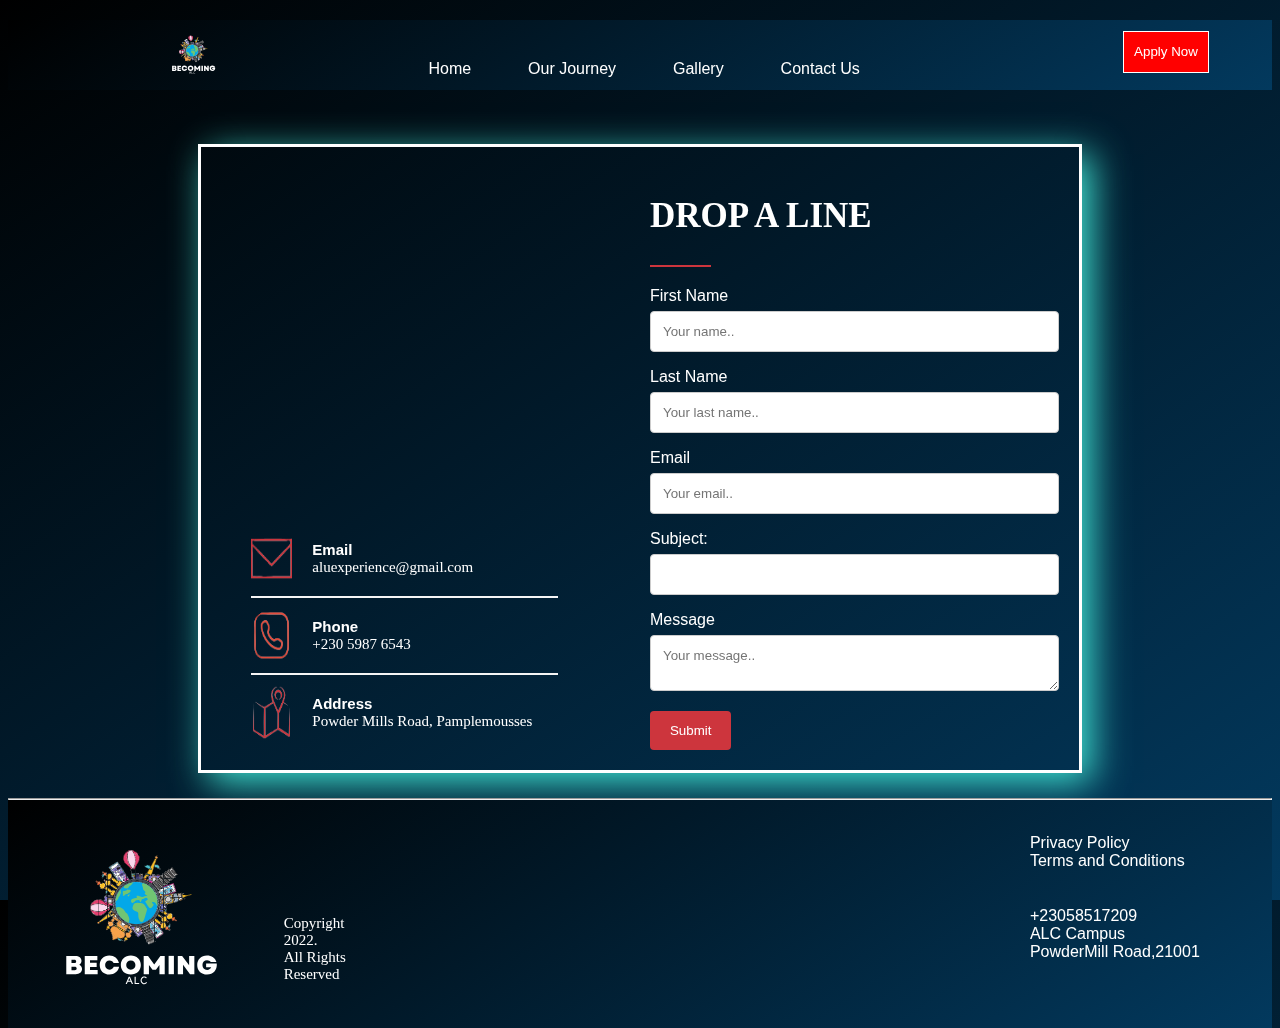
<file: html/contact.html>
<!DOCTYPE html>
    <head>
        <title>Contact Us</title>
        <link rel="stylesheet" type="text/css" href="../css/contactstyle.css">
        <link href="../css/navbar.css" rel="stylesheet">
        <link href="../css/footer.css" rel="stylesheet">
        <meta name="viewport" content="width=device-width, initial-scale=1"/>
    </head>
    <body>
    <header class="navContainer">
        <!--    Navigation bar -->
        <div class="navWrapper">
            <img src="../img/assets/logo.svg" alt="" class="logo"/>
            <div class="navListWrapper">
                <ul class="navList">
                    <li class="navListItem"><a href="../index.html">Home</a></li>
                    <li class="navListItem"><a href="journey.html">Our Journey</a></li>
                    <li class="navListItem"><a href="gallery.html">Gallery</a></li>
                    <li class="navListItem"><a href="contact.html">Contact Us</a></li>
                </ul>
            </div>
            <button class=" apply"><a href="https://www.alueducation.com/apply-now/">Apply Now</a></button>
        </div>
    </header><br><br><br>


        <form action="https://formsubmit.co/aluexperience@gmail.com" method="POST">
            <div class="box">
                <iframe src="https://www.google.com/maps/embed?pb=!1m18!1m12!1m3!1d14577.129492474496!2d57.56019326361973!3d-20.10324901900369!2m3!1f0!2f0!3f0!3m2!1i1024!2i768!4f13.1!3m3!1m2!1s0x217c5522a5ca9c1f%3A0x3bdb9ec034be93fa!2sAfrican%20Leadership%20Campus!5e0!3m2!1sen!2smu!4v1656145091836!5m2!1sen!2smu" width="400" height="300" style="border:0;" allowfullscreen="" loading="lazy" referrerpolicy="no-referrer-when-downgrade"></iframe>
                <br>
                <div class="deets">
                    <img src="../img/email.png" alt="email">
                    <span><b>Email</b><br> aluexperience@gmail.com </span>
                </div>
                <div class="lining1"></div>
                <div class="deets">
                    <img src="../img/phone.png" alt="phone">
                    <span><b>Phone</b><br>+230 5987 6543</span>
                </div>
                <div class="lining1"></div>
                <div class="deets">
                    <img src="../img/address.png" alt="address">
                    <span><b>Address</b><br>Powder Mills Road, Pamplemousses</span>
                </div>
            </div>
            
            <div class="box">
                <h2>DROP A LINE</h2>
                <div class="lining2"></div>

                    <label for="fname">First Name</label>
                    <input type="text" id="fname" name="fname" placeholder="Your name..">
                
                    <label for="lname">Last Name</label>
                    <input type="text" id="lname" name="lname" placeholder="Your last name..">
                
                    <label for="email">Email</label>
                    <input type="text" id="email" name="email" placeholder="Your email..">

                    <label for="subject">Subject:</label>
                    <input type="text" name="subject" id="subject">

                    <label for="message">Message</label>
                    <textarea id="message" name="message" placeholder="Your message.."></textarea>
                
                    <input type="submit" value="Submit">
                    
            </div>
        </form>
    </body>

    <footer class="footContainer">
        <hr/>
        <div class="footWrapper">
            <div class="footlogo">
                <img src="../img/assets/logo.svg" alt=""/>
                <div class="copr">
                    <span> Copyright 2022.<br/>All Rights Reserved</span>
                    <div class="ico">
                        <i class="bi bi-twitter iconItem"></i>
                        <i class="bi bi-facebook iconItem"></i>
                        <i class="bi bi-instagram iconItem"></i>
                    </div>
                </div>
            </div>
            <div class="footAddress">
                <div class="privacyP">
                    <ul class="footList">
                        <li>Privacy Policy</li>
                        <li>Terms and Conditions</li>
                    </ul>
                </div>

                <div class="footCampus">
                    <ul class="footList">
                        <li>+23058517209</li>
                        <li>ALC Campus </li>
                        <li>PowderMill Road,21001</li>
                    </ul>
                </div>

            </div>
        </div>
    </footer>
</html>
</file>
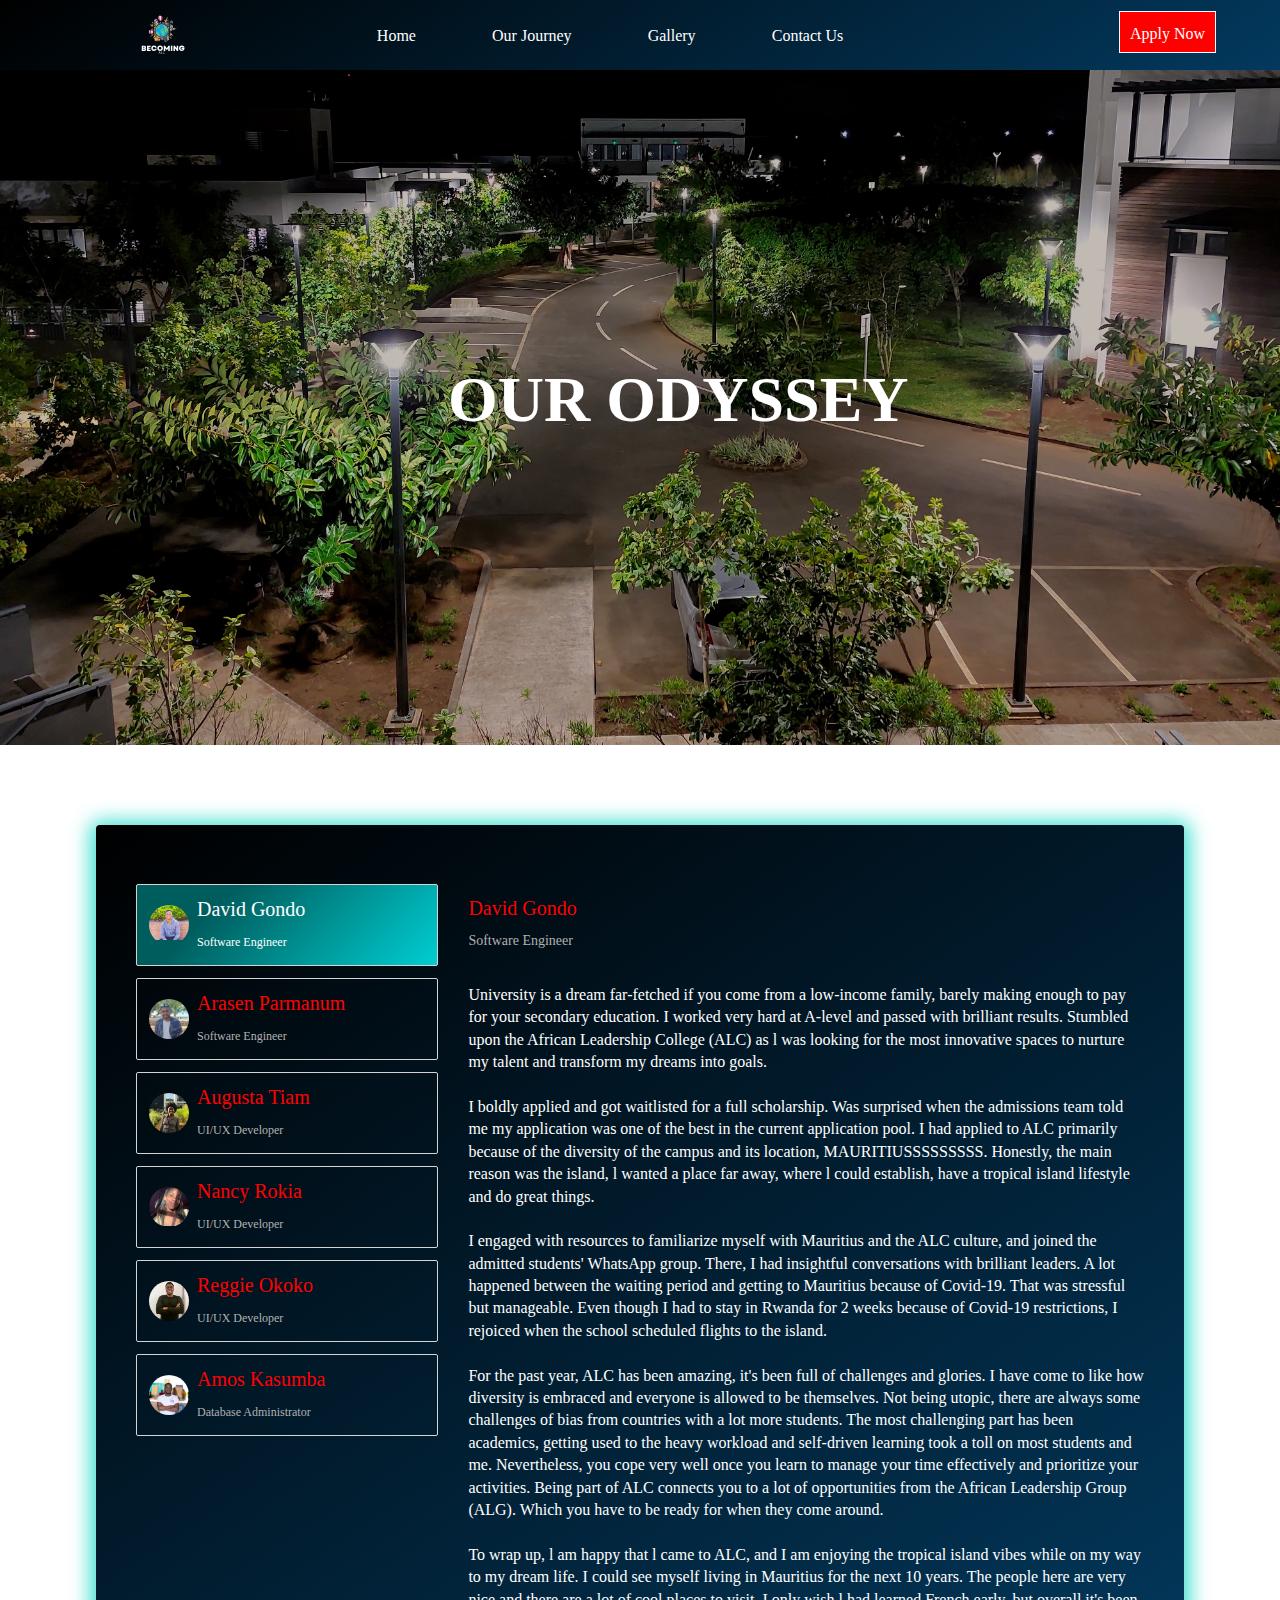
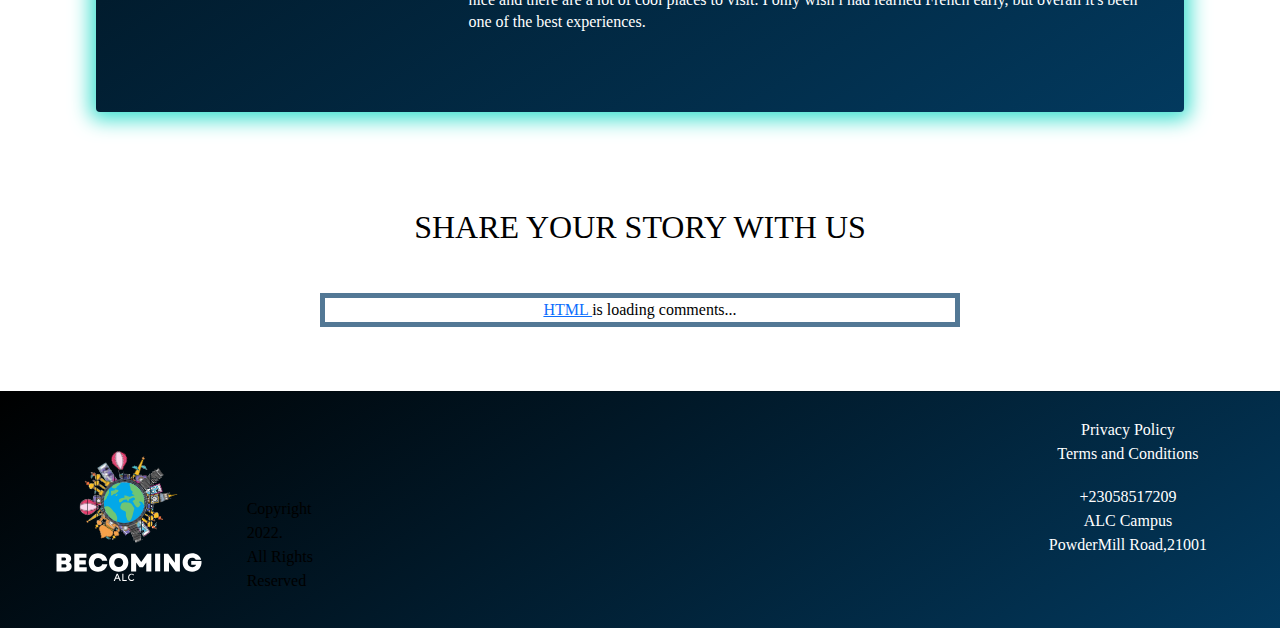
<file: html/journey.html>
<!DOCTYPE html>
<html lang="en">
<head>
    <meta charset="UTF-8">
    <title>Becoming ALC</title>
    <link href="../css/main.css" rel="stylesheet">
    <link href="../css/journey.css" rel="stylesheet">
    <link href="../css/footer.css" rel="stylesheet">
    <link href="../css/navbar.css" rel="stylesheet">
    <link href="../external/bootstrap/css/bootstrap.css" rel="stylesheet">
    <meta content="width=device-width, initial-scale=1" name="viewport">

</head>
<body>

<!--    Header Section-->
<nav class="navContainer">
    <!--    Navigation bar -->
    <div class="navWrapper">
        <img src="../img/assets/logo.svg" alt="" class="logo"/>
        <div class="navListWrapper">
            <ul class="navList">
                <li class="navListItem"><a href="../index.html">Home</a></li>
                <li class="navListItem"><a href="journey.html">Our Journey</a></li>
                <li class="navListItem"><a href="gallery.html">Gallery</a></li>
                <li class="navListItem"><a href="contact.html">Contact Us</a></li>
            </ul>
        </div>
        <button class=" apply"><a href="https://www.alueducation.com/apply-now/">Apply Now</a></button>
    </div>
</nav>

<div class="head-img">
    <img alt="" class="start-img" src="../img/journey.jpg"/>

        <p class="mainTxt align-self-center ">OUR ODYSSEY</p>
</div><br><br>

<div class = "wrapper">
    <div class = "testimonials">
        <div class = "title"><br>
        </div>

        <div class = "content">

            <div class = "clients-list">

                <div class = "clients-tabs">

                    <!-- item -->
                    <div class = "client-item">
                        <div class = "client-thumbnail">
                            <img src = "../img/profile/david.jpg" alt = "">
                        </div>
                        <div class = "client-intro">
                            <h5 class = "client-name">David Gondo</h5>
                            <small class = "client-designation">Software Engineer</small>
                            <p class = "client-description">
                                University is a dream far-fetched if you come from a low-income family, barely making enough to pay for your secondary education. I worked very hard at A-level and passed with brilliant results. Stumbled upon the African Leadership College (ALC) as l was looking for the most innovative spaces to nurture my talent and transform my dreams into goals.<br><br>
 
                                I boldly applied and got waitlisted for a full scholarship. Was surprised when the admissions team told me my application was one of the best in the current application pool. I had applied to ALC primarily because of the diversity of the campus and its location, MAURITIUSSSSSSSSS. Honestly, the main reason was the island, l wanted a place far away, where l could establish, have a tropical island lifestyle and do great things.<br><br>
     
                                I engaged with resources to familiarize myself with Mauritius and the ALC culture, and joined the admitted students' WhatsApp group. There, I had insightful conversations with brilliant leaders. A lot happened between the waiting period and getting to Mauritius because of Covid-19. That was stressful but manageable. Even though I had to stay in Rwanda for 2 weeks because of Covid-19 restrictions, I rejoiced when the school scheduled flights to the island.<br><br>
     
                                For the past year, ALC has been amazing, it's been full of challenges and glories. I have come to like how diversity is embraced and everyone is allowed to be themselves. Not being utopic, there are always some challenges of bias from countries with a  lot more students. The most challenging part has been academics, getting used to the heavy workload and self-driven learning took a toll on most students and me. Nevertheless, you cope very well once you learn to manage your time effectively and prioritize your activities. Being part of ALC connects you to a lot of opportunities from the African Leadership Group (ALG). Which you have to be ready for when they come around.<br><br> 
     
                               To wrap up, l am happy that l came to ALC, and I am enjoying the tropical island vibes while on my way to my dream life. I  could see myself living in Mauritius for the next 10 years. The people here are very nice and there are a lot of cool places to visit. I only wish l had learned French early, but overall it's been one of the best experiences.<br><br>
     
                            </p>
                        </div>
                    </div>
                    <!-- end of item  -->

                    <!-- item -->
                    <div class = "client-item">
                        <div class = "client-thumbnail">
                            <img src = "../img/profile/arasen.jpg" alt = "">
                        </div>
                        <div class = "client-intro">
                            <h5 class = "client-name">Arasen Parmanum</h5>
                            <small class = "client-designation">Software Engineer</small>
                            <p class = "client-description">
                                My odyssey so far at the African Leadership College (ALC) has been flavorful, with a lot of twists and turns. Yet, as said by our university’s tagline, ” Do hard things and have fun”, such have I dealt with life so far.<br><br>

                           First and foremost, let me introduce myself; my name is Arasen Parmanum, and I am a Mauritian. During my high school years, I attended a robotics boot camp at ALC and since then the environment has left a positive impression on me. For this reason, I decided to apply there as soon as I was done with high school.<br><br>

                          In 2020, after waiting for endless months, I received my admission decision from the ALC team. Happiness was at its peak when I learned I was admitted. Then, it skyrocketed when I saw I earned a scholarship. After that moment, the only feelings were impatience and excitement about getting to ALC.<br><br>

                          Though the wait was long, we had a taste of what was awaiting us on campus through PAVE. As quickly as time flew, there came the moment to go to campus. The first month was packed with emotions and many activities to accustom us to the campus environment. The upcoming months got better as I had the privilege to meet people from all over Africa and connect with them. ALC also helped me in forging my career path and mission. The aspect that helped the most was, getting friends with the same vision as me.<br><br>

                          On an end note, my advice to prospective students would be to take your chance and apply. Be daring and make the leap towards joining an institution with an innovative mindset that has so many resources to help you in fulfilling your goal in life.<br><br>

                            </p>
                        </div>
                    </div>
                    <!-- end of item  -->

                    <!-- item -->
                    <div class = "client-item">
                        <div class = "client-thumbnail">
                            <img src = "../img/profile/tiam.jpg" alt = "">
                        </div>
                        <div class = "client-intro">
                            <h5 class = "client-name">Augusta Tiam</h5>
                            <small class = "client-designation">UI/UX Developer</small>
                            <p class = "client-description">
                                Welcome to my journey, my name is Augusta Lynn. I come from Bafoussam, a region in the west part of Cameroon. I grew up in Douala, where I graduated from Sacred Heart College. Thereafter, I proceeded with my studies at the African Science Academy (ASA) in Tema.<br><br>

                                ASA is a school set up to educate girls in Africa passionate about STEM. There, I had the opportunity to grow up academically and improved my intrapersonal skills such as time management, resilience, and self-discipline. I was able to move out of my comfort zone and meet ladies from different backgrounds and mindsets. This taught me how to be more open-minded.<br><br> 
    
                                Moving from ASA, where I heard about the African Leadership College (ALC) was a huge step for me. Despite the recommendation by my previous institution to attend ALC, my greatest motivation to attend it was the fact that I was willing to meet new people and learn from them.<br><br>
    
                               Though scared of not getting selected, I went on with my application. My application process was facilitated by the help of amazing people I had met at ASA. Fingers crossed, I could feel goosebumps rushing through my skin as a read I was admitted. Quite funny how I keep moving between African leading institutions. That certainly reflects my desire to learn more about Africa and Africans as a whole.<br><br>
    
                               After admission, I was introduced to Cameroonians equally going to ALC. Moving to Mauritius was easier, knowing that I had people to rely on and friends who quickly became family. I remember how much we were admired by other students for our Unity. Undoubtedly, ALC helped me to meet stunning people from Mauritius, Cameroon, Rwanda, Kenya, Zimbabwe, Mozambique, Tanzania, and more. Just for the relations, I have established so far, I would advise students to apply to ALC. Additionally, the learning environment is ideal for everyone, multitaskers, slow or fast learners, and others.<br><br>
    
                               Indeed, my decision to come to ALC has been one of the smartest I have ever made. I am glad and proud to say I have experienced an incredible leadership life so far. From organizing to participating in events as well as taking part in the astounding working committees such as the Catering Committee and the Student Representative Council, I appreciate it all. Can’t wait to make the most of my stay in Mauritius and ALC.<br><br>
     
                            </p>
                        </div>
                    </div>
                    <!-- end of item  -->

                    <!-- item -->
                    <div class = "client-item">
                        <div class = "client-thumbnail">
                            <img src = "../img/profile/rokia.jpg" alt = "">
                        </div>
                        <div class = "client-intro">
                            <h5 class = "client-name">Nancy Rokia</h5>
                            <small class = "client-designation">UI/UX Developer</small>
                            <p class = "client-description">
                                My name is Nancy Rokia, I am twenty years old. I was born and bred in Kenya. When the Covid-19 pandemic hit, I had just graduated from high school. I was doing online courses in digital marketing and basic coding because I wanted to major in Computer Science.<br><br>

                            My father learned about African Leadership University (ALU) via an advertisement while working online from home. It was during the global epidemic, and the internet was our only gateway to the outside world. He promptly informed me of the incredible opportunity, which was initially frightening. Soon, I began researching the university and the vast prospects available to me due to its prestigious evaluations and achievements.<br><br> 

                            To be honest, I was initially apprehensive about studying outside my country, since I dread change. My parents walked me through the diverse opportunities and experiences I would acquire. True to their word, my ALU journey has been one of the most authentic and eye-opening experiences of my life. The application process was both seamless and demanding while being simple and convenient. They wanted me to explore my entrepreneurial side.<br><br>

                            Additionally, this was an opportunity, though intriguing, for me to ideate how I might add value to my African community. Before arriving at campus, the institution offered an introductory course called PAVE that gave me a taste of the university dynamic. At ALC, an integrated curriculum is used, that ties together diverse areas of studies by cutting through subject lines and highlighting common themes. Integration focuses on establishing links for students, allowing participation in relevant everyday activities.<br><br>

                            Relocating was challenging for me at first, but with time and the company I kept, I was able to develop a new sense of home on the island. The opportunity to interact with a diverse group of students has been the most rewarding aspect of my trip. I've always wanted to travel overseas, but had never recognized the richness of the African culture and inclusive environment that ALU fosters.<br><br>

                            The best advice I would give prospective students would be to be open-minded and eager to build themselves and their brand while enriching their minds with smart tactical knowledge. They should as well continue to develop their entrepreneurial spirit alongside pursuing their degree.<br><br>

                            </p>
                        </div>
                    </div>
                    <!-- end of item  -->

                    <!-- item -->
                    <div class = "client-item">
                        <div class = "client-thumbnail">
                            <img src = "../img/profile/reggie.jpeg" alt = "">
                        </div>
                        <div class = "client-intro">
                            <h5 class = "client-name">Reggie Okoko</h5>
                            <small class = "client-designation">UI/UX Developer</small>
                            <p class = "client-description">
                                “Mission not majors’ that's what attracted me to ALC.

                                My name is Reggie Joseph Okoko (he/him), a rising junior from Kenya pursuing Computer Science at the Glasgow Caledonian University- ALC. I was born and grew up in the bustling metropolis of Nairobi, Kenya. Before joining ALC, I was an Electrical and Electronic Engineering student at the University of Nairobi.<br><br>
                                
                                I first heard about ALC when researching ALA, its founding school. I was attracted to the diversity and inclusion at ALC, getting a world-class degree while still enjoying the beauty of the continent. With the Glasgow Caledonian University- ALC, students earn the world-recognized UK accredited degree in Mauritius.<br><br>
                                 
                                The application process to ALC was vigorous but straightforward. I took an aptitude test, no preparation required, then wrote an essay prompt and submitted my creative piece showcasing my passion; this was so fun. It gives an applicant a chance to animate and bring life to your application. Viola! I got an admission offer and qualified for a full-ride scholarship.<br><br>
                                
                                I traveled to Mauritius at the height of the pandemic and took several Covid-19 tests. After 2 weeks of quarantine in a 5-star hotel, the orientation week was fun and eye-opening. It was marked with the legendary Ikaze ceremony, where we dressed up in our ethnic attires for the induction at the torch lighting ceremony.<br><br>
                                
                                African Leadership College is a plethora of cultures, languages, ideologies, and philosophies. 
                                27 Nationalities and 100 languages are spoken on our campus, a melting pot of ideas, the zeitgeist of a new dawn.<br><br>
                                
                                ALC is a beautiful tapestry of intersectionalities, complexities, and nuances in our beautiful continent Africa. From having late-night discussions on campus over coffee, debating on the harsh political and economic realities and parallels that exist in our different countries to arguing which is better Ghanian Jollof, Nigerian Jollof, or is it East African Pilau?<br><br>  
                                
                                My favorite course in my freshman year was Projects I, got to work with clients hands-on on solving real-world problems. I worked with Ciel textile, The Room global, and Regeneration Mauritius. This ignited my passion for project management and product development in engineering.<br><br>
                                
                                My journey at African Leadership College so far has been incredible. The close-knit community, small class sizes, and high faculty-to-student ratio has made ALC not a university but a community. The support system at ALC is imperative, and as a Queer student, I feel welcomed. LGBTQI+ society is active, and I celebrated my first pride at ALC in 2021 in pomp and color.<br><br>
                                
                                The entrepreneurial spirit and ecosystem at ALC are extensive, from coaching, global conferences, and symposiums to funding opportunities. I have received funding and launched 2 of my start-ups so far. I am honored and excited to be the next generation of leaders shaping the future of Africa in the spirit of our college ‘Do Hard Things! ‘<br><br>
                                
                            </p>
                        </div>
                    </div>
                    <!-- end of item  -->

                    <!-- item -->
                    <div class = "client-item">
                        <div class = "client-thumbnail">
                            <img src = "../img/profile/amos.jpg" alt = "">
                        </div>
                        <div class = "client-intro">
                            <h5 class = "client-name">Amos Kasumba</h5>
                            <small class = "client-designation">Database Administrator</small>
                            <p class = "client-description">
                                I am Amos Kasumba, a Ugandan of Rwandan descent with a dream of making education available to more young people in the rural areas of Uganda and Africa.<br><br>

                                While browsing the internet, I stumbled upon a tweet from the youth connect Africa (YCA) official page calling for young leaders to give a shot to the Patoranking Scholarships by the African Leadership University. At this point, I was finishing the second year of a self-sponsored BSC in Computer Networks And Systems Administration at Bugema University. However, due to financial constraints, I was on the verge of taking a break off to find alternative sources of income for my school dues.<br><br> 
                                
                                While contemplating the way forward, I convinced myself that there was no harm in giving a shot to the scholarship while finding other alternatives. I took the bull by the horns and registered my interest for admissions consideration as the first step. Within a few days, I had a response from the admissions team, a green light for the next step. This was just but the beginning of a thrilling journey, as I was not about to give up until I had my scholarship decision. While many applications take a while before the applicants receive their decisions, I suffered minimal anxiety since mine came in a month.<br><br>
                                
                                Fast-forward I was among the ten beneficiaries of the Patoranking Scholarship and in no time I was on a chartered flight with fellow young leaders Mauritius bound (African Leadership College). Divided into cohorts, we embarked in Leadership Core, a collection of amazing courses that covered our freshman year. I cannot say that it was the easiest time because I had not imagined a lockdown in a foreign country, nor had I expected to stay away from my family for more than six months straight. However, I must admit that this opportunity opened doors to the budding of now strong relationships and personal growth, which I boast.<br><br>
                                
                                Because time waits for no one, the end of the freshman year drew us to the second year of academic progress. The future was lit brighter as we embarked on the core modules for our courses. As one that had difficulty with programming, it was yet another round; fortunately, I had and continue to have a better experience with assistance from my colleagues and during office hours with teaching assistants and faculty.<br><br> 
                                
                                As my journey continues, I am glad to mention that I am proud of the decision that I made to join the African Leadership University. To one looking for a school rich in diversity of culture and ideas, with education relevant for today and the times to come, look no further than ALU.<br><br>
                                
                            </p>
                        </div>
                    </div>
                    <!-- end of item  -->

                </div>

            </div>

            <div class = "show-info">
            

                <div class = "show-text">
                    <div>
                        <h4 class = "show-name"><!--Erick Jones--></h4>
                        <small class = "show-designation"><!--Managing Director--></small>
                    </div>
                    <p class = "show-description"><!--Lorem ipsum dolor, sit amet consectetur adipisicing elit. Deserunt assumenda nostrum dignissimos et repellat illum omnis repudiandae atque, ducimus quo, est delectus tempore facilis odit ullam magnam accusantium cumque ipsa!--></p>
                </div>
            </div>
        </div>
    </div>
</div>

<!--Add Your Own Story-->
<div class="share-story">
    <h2 class=" ">SHARE YOUR STORY WITH US</h2>
</div>

<!--Disqus Section-->
<!-- begin wwww.htmlcommentbox.com -->
<div class="commentcontainer">
<div id="HCB_comment_box"><a href="http://www.htmlcommentbox.com">HTML </a> is loading comments...</div>
<script type="text/javascript" id="hcb"> /*<!--*/ if(!window.hcb_user){hcb_user={};} (function(){var s=document.createElement("script"), l=hcb_user.PAGE || (""+window.location).replace(/'/g,"%27"), h="https://www.htmlcommentbox.com";s.setAttribute("type","text/javascript");s.setAttribute("src", h+"/jread?page="+encodeURIComponent(l).replace("+","%2B")+"&opts=16798&num=10&ts=1658944432009");if (typeof s!="undefined") document.getElementsByTagName("head")[0].appendChild(s);})(); /*-->*/ </script>
</div>
<!-- end www.htmlcommentbox.com -->

<!-- Footer Section -->
<footer class="footContainer">
    <hr/>
    <div class="footWrapper">
        <div class="footlogo">
            <img src="../img/assets/logo.svg" alt=""/>
            <div class="copr">
                <span> Copyright 2022.<br/>All Rights Reserved</span>
                <div class="ico">
                    <i class="bi bi-twitter iconItem"></i>
                    <i class="bi bi-facebook iconItem"></i>
                    <i class="bi bi-instagram iconItem"></i>
                </div>
            </div>
        </div>
        <div class="footAddress">
            <div class="privacyP">
                <ul class="footList">
                    <li>Privacy Policy</li>
                    <li>Terms and Conditions</li>
                </ul>
            </div>

            <div class="footCampus">
                <ul class="footList">
                    <li>+23058517209</li>
                    <li>ALC Campus </li>
                    <li>PowderMill Road,21001</li>
                </ul>
            </div>

        </div>
    </div>
</footer>


<script>
    const clientTabItems = document.querySelectorAll('.client-item');
    const showDiv = document.querySelector('.show-info');
    
    clientTabItems.forEach((item) => {
        item.addEventListener('click', () => {
            showInfo(item);
        });
    });
    
    function showInfo(item){
        
        showDiv.querySelector('.show-name').innerHTML = item.querySelector('.client-name').innerHTML;
        showDiv.querySelector('.show-designation').innerHTML = item.querySelector('.client-designation').innerHTML;
        showDiv.querySelector('.show-description').innerHTML = item.querySelector('.client-description').innerHTML;
        setActiveTab(item);
    }
    
    function setActiveTab(item){
        clientTabItems.forEach((item) => {
            item.classList.remove('active'); // resetting active tab
        });
        item.classList.add('active');
    }
    
    showInfo(clientTabItems[0]); // default active tab
    </script>
</body>
</file>
<file: css/contactstyle.css>
html{
	width: 100%;
	height:100%;
  scroll-behavior: smooth;
}
body{
background-color: #000000;
background-image: linear-gradient(147deg, #000000 0%, #04619fc4 130%);
margin-top: 20px;
overflow-y: scroll;
-ms-overflow-style: none;  
scrollbar-width: none; 
}
body::-webkit-scrollbar {
    display: none;
}
form{
    margin: auto;
    width: 70%;
    height: 90%;
    border: 3px solid white;
    padding: 10px;
    color: white;
    box-shadow: 10px 10px 35px turquoise;
}
* {
    box-sizing: border-box;
  }
form:after {
    content: "";
    display: table;
    clear: both;
  }
.box{
    float: left;
    width: 50%;
    padding: 10px;
}
iframe{
    border-radius: 10px;
    margin-bottom: 30px;
    margin-left: 30px;
    margin-top: 20px;
    width: 70%;
}
.deets {
    display: flex;
    margin-left: 30px;
    padding-top: 10px;
    padding-bottom: 10px;
}
  
span {
    padding: 10px;
    padding-left: 20px;
    font-size: 15px;
    font-family: 'Times New Roman', Times, serif;
}
img{
    width: 11%;
}
.lining1{
    margin-left: 30px;
    width: 75%;
   border: 1px solid whitesmoke;
}
h2{
    font-size: 35px;
    font-family: Georgia, 'Times New Roman', Times, serif;
}
.lining2{
    width: 15%;
   border: 1px solid #cd353d;
   margin-bottom: 20px;
}
input[type=text], select, textarea {
    width: 100%;
    padding: 12px;
    border: 1px solid #ccc;
    border-radius: 4px;
    box-sizing: border-box;
    margin-top: 6px;
    margin-bottom: 16px;
    resize: vertical;
  }
  input{
    background-color: none;
  }
  
  input[type=submit] {
    background-color: #cd353d;
    color: white;
    padding: 12px 20px;
    border: none;
    border-radius: 4px;
    cursor: pointer;
  }
  
  input[type=submit]:hover {
    background-color: #cd353dc6;
  }
</file>
<file: css/navbar.css>
*{
    font-family:Helvetica,sans-serif;
}

.navContainer{
    width:100%;
    height: 70px;
    background-color: #000000;
    background-image: linear-gradient(147deg, #000000 0%, #04619fc4 130%);

}

.navWrapper{
    display:flex;
    flex-wrap: wrap;
    flex: 1 1 50%;
    margin-left:10%;
    margin-right:5%;
    height:100%;


}

.logo{
    height:100%;
}

.navListWrapper{
    flex:2;
    width:100%;
    margin-left:10%;
    padding:10px;
}

.navList{
    display:flex;
    flex: 1 1 50%;
    list-style:none;
    justify-content:space-around;
    padding-top:14px;
}




.navListItem{
    margin-right: 20px;
}

.navListItem a{
    text-decoration:none;
    color: white;
}
a{
    text-decoration:none;
}
.apply{
    margin-left:20%;
    background-color:red;
    color: white;
    height:60%;
   padding:10px ;
    text-decoration: none;
    margin-top:1%;
    border: 1px white solid;
}

.apply a{
    color:white ;
    text-decoration: none;
}

@media only screen and (max-width: 420px) {
    .navWrapper {
        display:flex;
        flex-flow:column wrap;
        /*flex: 1 1 50%;*/
        margin-left:0;
        margin-right: 0;
        height:100%;
        padding:5px;
    }
    .navListWrapper{
        margin-left: 0;
        justify-content: flex-start;
        padding-left: 0;
    }
    .navList{
        display:flex;
        flex-flow:column wrap;
        margin-left: 0;
        list-style:none;
        justify-content:space-around;
        align-items: flex-start;
        padding-top:14px;
    }
    .navContainer{
        height:200px;
    }


    .apply{
        display:none;

    }

}
</file>
<file: css/footer.css>
.footContainer{
    width:100%;
    margin-top:2%;
    height: auto;
    background-color: #000000;
    background-image: linear-gradient(147deg, #000000 0%, #04619fc4 130%);
}

.footWrapper{
    display:flex;
    justify-content:space-between;
    padding:10px ;
}

.footlogo img{
    width:100%;
    object-fit:cover;
    height:200px;
}
.footAddress{
    display:flex;
    flex-flow:column wrap;
    margin-right: 5%;
    /*color:blue;*/
    color:white;
}
.footCampus{
    margin-top:2%;
}

.footList ,.privacyP{
    display:flex;
    list-style:none;
    flex-flow: column wrap;
    font-weight:300;
    justify-content:flex-end;
}
li{
    /*color:#132e57;*/
    color:white;
}

.footlogo{
    display:flex;
    margin-right: 10px;
}
.copr{
    display:flex;
    flex-flow: column wrap;
    align-items:flex-start;
    justify-content:flex-end;
    height:100%;
    padding-bottom: 25px;
    /*color:#132e57;*/
    color:white;

}

.ico{
    display:flex;
    justify-content:space-around;
    color:#132e57;

}

.iconItem{
    margin-left: 8%;
    font-size:25px;
}

@media only screen and (max-width: 420px) {
    .footWrapper{
        display:flex;
        flex-flow: column wrap;
        padding:10px;
    }

}
</file>
<file: css/main.css>
.descriptionTxt{
    margin-top: 4%;
    margin-bottom: 5%;
    width:100%;
    padding: 10px;
    text-align: center;
    color:#002e6d;
}

.places{
    color: #002e6d;
}

.rotTxt{
    color:white;
    top: 15%;
}

.h-sec {
    padding-top: 3%;
    padding-left: 20% ;
}

/*Responsiveness of header for smaller screen sizes*/
@media (max-width: 440px) {
    .h-sec {
        flex-wrap: wrap;
        overflow: clip;
        word-wrap: break-word;
    }

    .logo {
        object-fit: scale-down;
        width: 50%;
        height: 30%;
        align-content: center;
    }


}

.top-img {
    max-width: 250px;
    height: 200px;
}

.top-img:hover {
    transform: scale(0.9);
}

.row2 {
    margin-top: 2%;
}


.main-text-cont {
    background-color: #D3D3D3;
}


.header-txts {

    font-size: 20px;
    font-weight: bold;
    font-family: "GeoSlab703 Md BT", sans-serif;
    justify-content: center;
    align-self: center;
}

/*Meet The Team CSS*/
.team-img {
    width: 200px;
    height: 150px;
    margin-left: 15%;
}


.meet-team {
    display: inline-grid;
    grid-template-columns: repeat(auto-fit, 250px);
    grid-auto-rows: auto;
    justify-content: center;
    align-items: center;
}

.team-txt {
    text-align: center;
    font-weight: bold;
    list-style-type: none;
}





.soc-icons {
    width: 30px;
    height: 30px;
    object-fit: cover;
}

li {
    text-decoration: none;
    list-style-type: none;
}


/*Start Image*/
.start-img {
    width: 100%;
    height: 75vh;
    object-fit: cover;
    position: relative;
}

/*Why Alc text*/
.start-txt {
    position: absolute;
    margin-left: 15%;
    font-weight: bold;
    font-family: Georgia, 'Times New Roman', Times, serif;
    font-size: 4em;
    color: white;
}

.story-img {
    width: fit-content;
    max-height: 300px;
    position: relative;
}

.story-name {
    color: white;
    font-size: 40px;
    position: absolute;
    overflow: hidden;
    top: 50%;
    left: 30%;
}


/*Student Stories Container*/
.stories-cont {
    margin-top: 28% !important;
    display: grid;
    grid-template-columns: 1fr 2fr;
    margin-left: 10%;
}

/*!*Test Code*!  Making Sliding effects On Images*/
.containert {
    position: relative;
    /*object-fit: fill;*/
}

.image {
    display: block;
    width: 100%;
    height: 250px;
    object-fit: cover;
}

.overlay {
    position: absolute;
    bottom: 0;
    left: 0;
    right: 0;
    background-color: #008CBA;
    overflow: hidden;
    width: 0;
    height: 100%;
    transition: .5s ease;
}

.containert:hover .overlay {
    width: 80%;
    opacity: 0.6;
}

.text {
    white-space: normal;
    color: white;
    font-size: 20px;
    position: absolute;
    overflow: auto;
    top: 50%;
    left: 50%;
    transform: translate(-50%, -50%);
    -ms-transform: translate(-50%, -50%);
}


.ov4 {
    position: absolute;
    bottom: 0;
    left: 100%;
    right: 0;
    background-color: #008CBA;
    overflow: hidden;
    width: 0;
    height: 100%;
    transition: .5s ease;
}

.ft4:hover .ov4 {
    left: 0;
    width: 100%;
}
h1{
    text-align: center;
    font-family: Georgia, 'Times New Roman', Times, serif;
    padding-top: 30px;
}

* {box-sizing: border-box;}
body {
    font-family: Verdana, sans-serif;
    background-color: #ffffff;

  }
.mySlides {display: none;}
img {vertical-align: middle;}

/* Slideshow container */
.slideshow-container {
  width: 50%;
  position: relative;
  margin: auto;
}

/* Caption text */
.text {
  color: #f2f2f2;
  font-size: 35px;
  padding: 8px 12px;
  position: absolute;
  bottom: 8px;
  width: 100%;
  text-align: center;
}

/* Number text (1/3 etc) */
.numbertext {
  color: #f2f2f2;
  font-size: 12px;
  padding: 8px 12px;
  position: absolute;
  top: 0;
}

/* The dots/bullets/indicators */
.dot {
  height: 15px;
  width: 15px;
  margin: 0 2px;
  background-color: #bbb;
  border-radius: 50%;
  display: inline-block;
  transition: background-color 0.6s ease;
}

.active {
  background-color: #717171;
}

/* Fading animation */
.fade {
  animation-name: fade;
  animation-duration: 4s;
}

@keyframes fade {
  from {opacity: .4} 
  to {opacity: 1}
}

/* On smaller screens, decrease text size */
@media only screen and (max-width: 300px) {
  .text {font-size: 11px}
}

.slidebody{
    padding: 0;
    box-sizing: border-box;
    height: 50vh;
    display: flex;
    align-items: center;
    justify-content: center;
    overflow: hidden;
    margin: 2% 0 0;
}
.slide{
    position: relative;
    width: 250px;
    height:200px;
    transform-style: preserve-3d;
    animation: 25s rotate linear infinite;
}
@keyframes rotate{
    0%{
        transform: perspective(1000px) rotateY(0deg);
    }
    100%{
        transform: perspective(1000px) rotateY(360deg);
    }
}
.slide span{
    position: absolute;
    top: 0;
    left: 0;
    width: 100%;
    height: 100%;
    transform-origin: center;
    transform-style: preserve-3d;
    transform: rotateY(calc(var(--i)* 45deg)) translateZ(400px);
}
.slide span img{
    position: absolute;
    top: 0;
    left: 0;
    width: 100%;
    height: 100%;
    border-radius: 20px;
    object-fit: cover;
    transition: 2s;
    box-shadow: 5px 5px 20px turquoise;
}
.paragraph{
    font-family: Georgia, 'Times New Roman', Times, serif;
    font-size: 15px;
    text-align: center;
}
.mainlogo{
    padding-top: 2%;
    text-align: center;
    color: white;
    font-family: Georgia, 'Times New Roman', Times, serif;
    font-style: italic;
    font-size: 20px;
}
.alulogo{
    width: 20%;
}
h3{
    text-align: center;
    color:white;
    font-family: Georgia, 'Times New Roman', Times, serif;
}
li{
    color: white;
    text-align: center;
}
.soc-icons{
    margin-left: 5%;
}
.important{
    text-decoration: none;
    color: white;
    font-size: 20px;
    font-family: Georgia, 'Times New Roman', Times, serif;
    text-align: center;
}


/*Styling for projects strip*/
.projectTxt{
    width:100%;
    display:flex;
    align-items:center;
    height:100px;
    margin-top: 5%;
}

.projWrapper{
    /*display:flex;*/
    width:100%;
    /*background-color:#DCDCDC;*/
    background-color: #000000;
background-image: linear-gradient(147deg, #000000 0%, #04619fc4 130%);
    padding:10px;
}
.projList{
    width:100%;
    list-style:none;
    display:flex;
    justify-content:space-around;
    flex:1;
}
.projItem{
    color:white;
    font-weight:600;
    font-size:20px;
    margin-left: 5%;
    text-align:center;
}

.view-more-container{
    width:100%;
    text-align: center;
    margin-top: 2%;
}
.view-more{
    width:200px;
    padding:10px;
    font-weight: bold;
    color: white;
    background-color: #0a53be ;
}

.view-more:hover{
    background-color: white;
    color: blue;
}
.view-more a{
    text-decoration: none;
}

.socialLifeContainer{
    width:100%;
    height: 300px;
    background-image: linear-gradient(147deg, #000000 0%, #04619fc4 130%);
}

.socialLifeWrapper{
    display: flex;
    flex: 1 1 50%;
    height: 100%;
    padding: 10px;
}

.soc-Img{
    width: 300px;
    height: 100%;
    border-radius: 10px;
    margin-right: 4%;
}

.soc-Text{
    color:white;
}


/*About Section*/
.aboutContainer{
    background-color:#132e57;
    width:100%;
    margin-top: 2%;
    height:auto;
}

.aboutWrapper{
    display:flex;
    flex-flow: row wrap;
    flex: 1 1 50%;
    padding:10px;
}

.aboutNPic{
    display:flex;
    flex-flow:column wrap;
    margin-left:3%;
    margin-right: 2%;
}

.aboutTxt{
    font-size:40px;
    color:white;
    font-weight:900;
}

.aboutImg{
    width:300px;
    height:200px;
    border-radius:15px;

}

/*Image for experience section adapted from aboutImg class*/
.ExImg{
    width:300px;
    height:400px;
    border-radius:15px;
    object-fit: cover;

}
.aboutParagraph{
    display:flex;
    flex-flow: column wrap;
    word-break: break-word;
    width: 50%;
    color:white;
    margin-top: 4%;
    margin-left:10px;
}
.ap1{
    font-weight:bold;
}

@media only screen and (max-width: 420px) {
    .aboutWrapper{
        display:flex;
        flex-flow:column wrap;
        padding:5px;
        margin: 0 2% 2%;
    }

    .aboutNPic{
        display:flex;
        flex-flow:column wrap;
        margin-left:2%;
    }

    .boxCont{
        margin-left:2%;
    }

    .scroll-text{
        display: none;
    }
}
</file>
<file: css/journey.css>
/*Universal Styles*/
* {
    font-family: serif !important;
    color: black ;
}

a, button {
    text-decoration: none;
}

.share-story {
    display: flex;
    align-items: center;
    justify-content: center;
    margin-top: 5%;
    margin-bottom: 3%;
}

.intro-student {
    display: flex;
    align-items: center;
    justify-content: center;
    position: absolute;
    left: 40%;
    margin-bottom: 5%;
    margin-top: 2%;
}

/*Introduction Subtext*/
.subtext {
    position: absolute;
    margin-left: 34%;
    font-style: italic;
    font-weight: 700;
    margin-top: 48vh;
    padding: 5px;
    word-wrap: break-word;
    color: white;
    font-size: 20px;

}

@media (max-width: 700px) {
    .subtext {
        margin-top: 50vh;
    }
}

/*Sizing middle content box*/
.second-row, .im3 {
    height: 300px;
    max-height: 50vh;
}


/*Navigation bar*/
.navigation {
    display: flex;
    justify-content: center;
    align-items: center;
    background-color: #000000;
    background-image: linear-gradient(147deg, #000000 0%, #04619fc4 130%);
    padding-bottom: 10px;
}

nav ul {
    align-self: center;
}

/*Header Image*/
.head-img {
    display: flex;
    text-align: center;
}

/*text in header*/


/*Styling rows*/

.first-row {
    display: flex;
    justify-content: center;
    align-items: center;
    width: 60vw;
    margin-left: 15%;
    margin-top: 8%;
    margin-bottom: 2%;
    flex: 1;
    flex-wrap: wrap;
    
}

.fr-fc {
    flex: 2;
    margin-right: 1.5em;
}

.second-row {
    display: flex;
    flex-flow: wrap;
    width: 70vw;
    height: auto;
    margin-left: 10%;
    margin-bottom: 2%;
}

.im3 {
    width: 70vw;
    object-fit: cover;
    height: inherit;
}

.third-row {
    display: flex;
    margin-left: 5%;
    margin-bottom: 2%;
    width: 80vw;
    height: 400px;
}

.im4 {
    width: 80vw;
    object-fit: cover;
    height: 400px;
}

.fourth-row {
    display: flex;
    flex: 1 200px;
    flex-wrap: wrap;
    margin-left: 6%;
    width: 85vw;
}


.im5 {
    margin-right: 4%;
}

.im5, .im6 {
    object-fit: cover;
    width: 100%;
}

.fr-f {
    flex: 2 auto;
}

/*Readmore Button*/
.read-more {
    background-color: white;
    color: #0a53be;
    font-weight: bold;
    padding: 5px;
    border-radius: 10px;
    opacity: 1;
}

.mainTxt{

    text-align:center;
    position: absolute;
    margin-left: 35%;
    font-weight: bold;
    font-family: Georgia, 'Times New Roman', Times, serif;
    font-size: 4em;
    color: white;
}


/*Styling the read story tag*/
.read-stories {
    display: none;
    position: relative;
    flex-wrap: wrap;
    min-height: 400px;
    background-color: #5387b0;
    background-image: linear-gradient(315deg, #537895 0%, #09203f 74%);
    /*Alternate color:#0a53be*/
    flex-direction: column;
    justify-content: center;
    align-items: center;
    margin-top: 8%;
    padding: 2%;
    width: 70vw;

    margin-left: 15%;
}

.story-n {
    align-self: center;
    padding: 3px;
    color: white;
}

.read-photo {
    width: 50%;
    height: 150px;
    object-fit: cover;
    background-color: yellow;
    align-content: center;

}

.read-story {
    word-wrap: break-word;
    font-weight: bold;
    font-family: Roboto, serif;
    color: white;
}


/*Arrow Image*/
.arr {
    position: absolute;
    width: 30px;
    height: 20px;
    left: 80%;
    top: 20%;
}

a, li {
    text-decoration: none;
}
li a:hover{
    color: rgb(93, 168, 244);
}
#storycontainer{
    transform: translate(13%, 0);
    width: 80%;
    height:80%;
    padding-left: 2%;
    padding-right: 2%;
    border-radius: 50px 0px 50px 0px;
    background-color: #537895;
    background-image: linear-gradient(315deg, #537895 0%, #09203f 74%);
    box-shadow: 20px 20px 40px turquoise;
}
h1{
    padding: 2%;
    font-family: Georgia, 'Times New Roman', Times, serif;
    color: white;
    text-align: center;
}
.teamgallery{
    padding-top: 3%;
    padding-bottom: 3%;
    color: white;
    text-align: center;

}
.teambtn{
    width: 7%;
    margin-left: 2%;
    border-radius: 50%;
    border: 2px solid #537895;
    box-shadow: 20px 20px 40px turquoise;
}
.teambtn:hover{
    cursor: pointer;
}
#story-display{
    color: White;
    font-family: Georgia, 'Times New Roman', Times, serif;
    font-size: 20px;
    text-align: justify;
}
.storyh1{
    padding-top: 3%;
    color:black;
    font-size: 50px;
    
}
.commentcontainer{
    margin: auto;
    margin-bottom: 5%;
    width: 50%;
    height: 30% ;
    text-align: center;
    border: 5px solid #537895;
    padding-left: 2%;
    padding-right: 2%;
}
.hcb-wrapper-half{
    text-align: center;
}

.subtext{
    font-size:2rem;
    border:none;
    outline:none;
    color:white;
    font-weight:600;
    background-color:transparent;
    top:10%;
    left:-13%;
}

.hand{
   position: absolute;
    width:100px;
    height:100px;
    left:45%;
    top:70%;
    background: transparent;
}

:root{
    --rale: 'Raleway', sans-serif;
    --green: red;
}
.wrapper{
    font-family: var(--rale);
    min-height: 50%;
    min-width: 50%;
    display: flex;
    align-items: center;
    justify-content: center;
    padding: 32px 0;
    overflow-x: hidden;
}
.testimonials{
    background-color: #000000;
    background-image: linear-gradient(147deg, #000000 0%, #04619fc4 130%);
    max-width: 85%;
    margin: 0 32px;
    padding: 16px;
    border-radius: 4px;
    box-shadow: 0 2px 20px 6px turquoise;
}
.title{
    text-align: center;
    margin-top: 15px;
}
.title h2{
    font-weight: 300;
    color: var(--green);
    letter-spacing: 2px;
    text-shadow: 1px 1px 3px rgba(0, 0, 0, 0.1);
    font-size: 45px;
}
.title h2 span{
    font-weight: 600;
}
.title h3{
    text-transform: uppercase;
    font-size: 16px;
    color: #b1b1b1;
    font-weight: 400;
    position: relative;
    margin: 24px 0;
    padding-bottom: 10px;
    letter-spacing: 2px;
    text-align: center;
}
.title h3::after{
    content: "";
    position: absolute;
    bottom: 0;
    left: 50%;
    transform: translateX(-50%);
    height: 2px;
    background: #b1b1b1;
    width: 80px;
}

.content{
    display: flex;
    flex-wrap: wrap;
    flex-direction: column;
    overflow: hidden;
    margin-bottom: 16px;
}
.client-thumbnail img{
    width: 100%;
}
.client-thumbnail{
    overflow: hidden;
    width: 40px;
    height: 40px;
    margin-right: 8px;
    border-radius: 50%;
}
.clients-tabs{
    margin-bottom: 24px;
}
.client-intro .client-name{
    color: var(--green);
}
.client-intro .client-designation{
    font-size: 12px;
    color: #b1b1b1;
}
.client-intro .client-description{
    display: none;
}
.client-item{
    display: flex;
    align-items: center;
    justify-content: flex-start;
    margin: 12px 0;
    padding: 12px;
    border: 1px solid #d4d4d4;
    border-radius: 2px;
    cursor: pointer;
    transition: all 0.3s ease-in-out;
}
.client-item:first-child{
    margin-top: 0;
}
.client-item:last-child{
    margin-bottom: 0;
}
.client-item:hover{
    background-color: #00CED1;
    background-image: linear-gradient(315deg, #00CED1 0%, #005D5E 74%);
}
.client-item:hover .client-intro *{
    color: #fff;
}
.client-item:active{
    transform: translateY(3px);
}
.client-item.active{
    background-color: #00CED1;
    background-image: linear-gradient(315deg, #00CED1 0%, #005D5E 74%);
}
.client-item.active .client-intro *{
    color: #fff;
}


.show-img img{
    border-radius: 2px;
}
.show-text > div{
    padding: 12px 0;
}
.show-text .show-name{
    font-size: 20px;
    color: var(--green);
}
.show-text .show-designation{
    color: #b1b1b1;
}
.show-text .show-description{
    margin: 20px 0;
    font-weight: 300;
    color: white;
    line-height: 1.4;
}
.show-text label{
    background-color: var(--green);
    color: #fff;
    text-decoration: none;
    padding: 10px 24px;
    display: inline-block;
    margin-top: 8px;
    text-transform: uppercase;
    transition: background-color 0.3s ease-in-out;
    border: 1px solid white;
}
.show-text button:hover{
    background-color: rgb(157, 12, 12);
}

@media(min-width: 768px){
    .testimonials{
        padding: 20px 40px;
    }
    .content{
        flex-direction: row;
    }
    .clients-list{
        width: 30%;
    }
    .show-info{
        width: calc(70% - 30px);
        margin-left: 30px;
    }
    .clients-tabs{
        margin-bottom: 0px;
    }
}

@media(min-width: 992px){
    .show-info{
        display: flex;
        align-items: flex-start;
    }
    .show-img{
        margin-right: 30px;
        height: 75%;
    }
    .show-img img{
        width: 280px;
        object-fit: cover;
        height: 100%;
    }
}

.storybutton{
    background-color: red;
    border: 1px solid white;
    color: white;
    font-size: 15px;
}

.read-more-state {
    display: none;
  }
  
  .read-more-target {
    opacity: 0;
    max-height: 0;
    font-size: 0;
    transition: .25s ease;
  }
  
  .read-more-state:checked ~ .read-more-wrap .read-more-target {
    opacity: 1;
    font-size: inherit;
    max-height: 999em;
  }
  
  .read-more-state ~ .read-more-trigger:before {
    content: 'Show more';
  }
  
  .read-more-state:checked ~ .read-more-trigger:before {
    content: 'Show less';
  }
  
  .read-more-trigger {
    cursor: pointer;
    display: inline-block;
    padding: 0 .5em;
    color: #666;
    font-size: .9em;
    line-height: 2;
    border: 1px solid #ddd;
    border-radius: .25em;
  }
</file>
